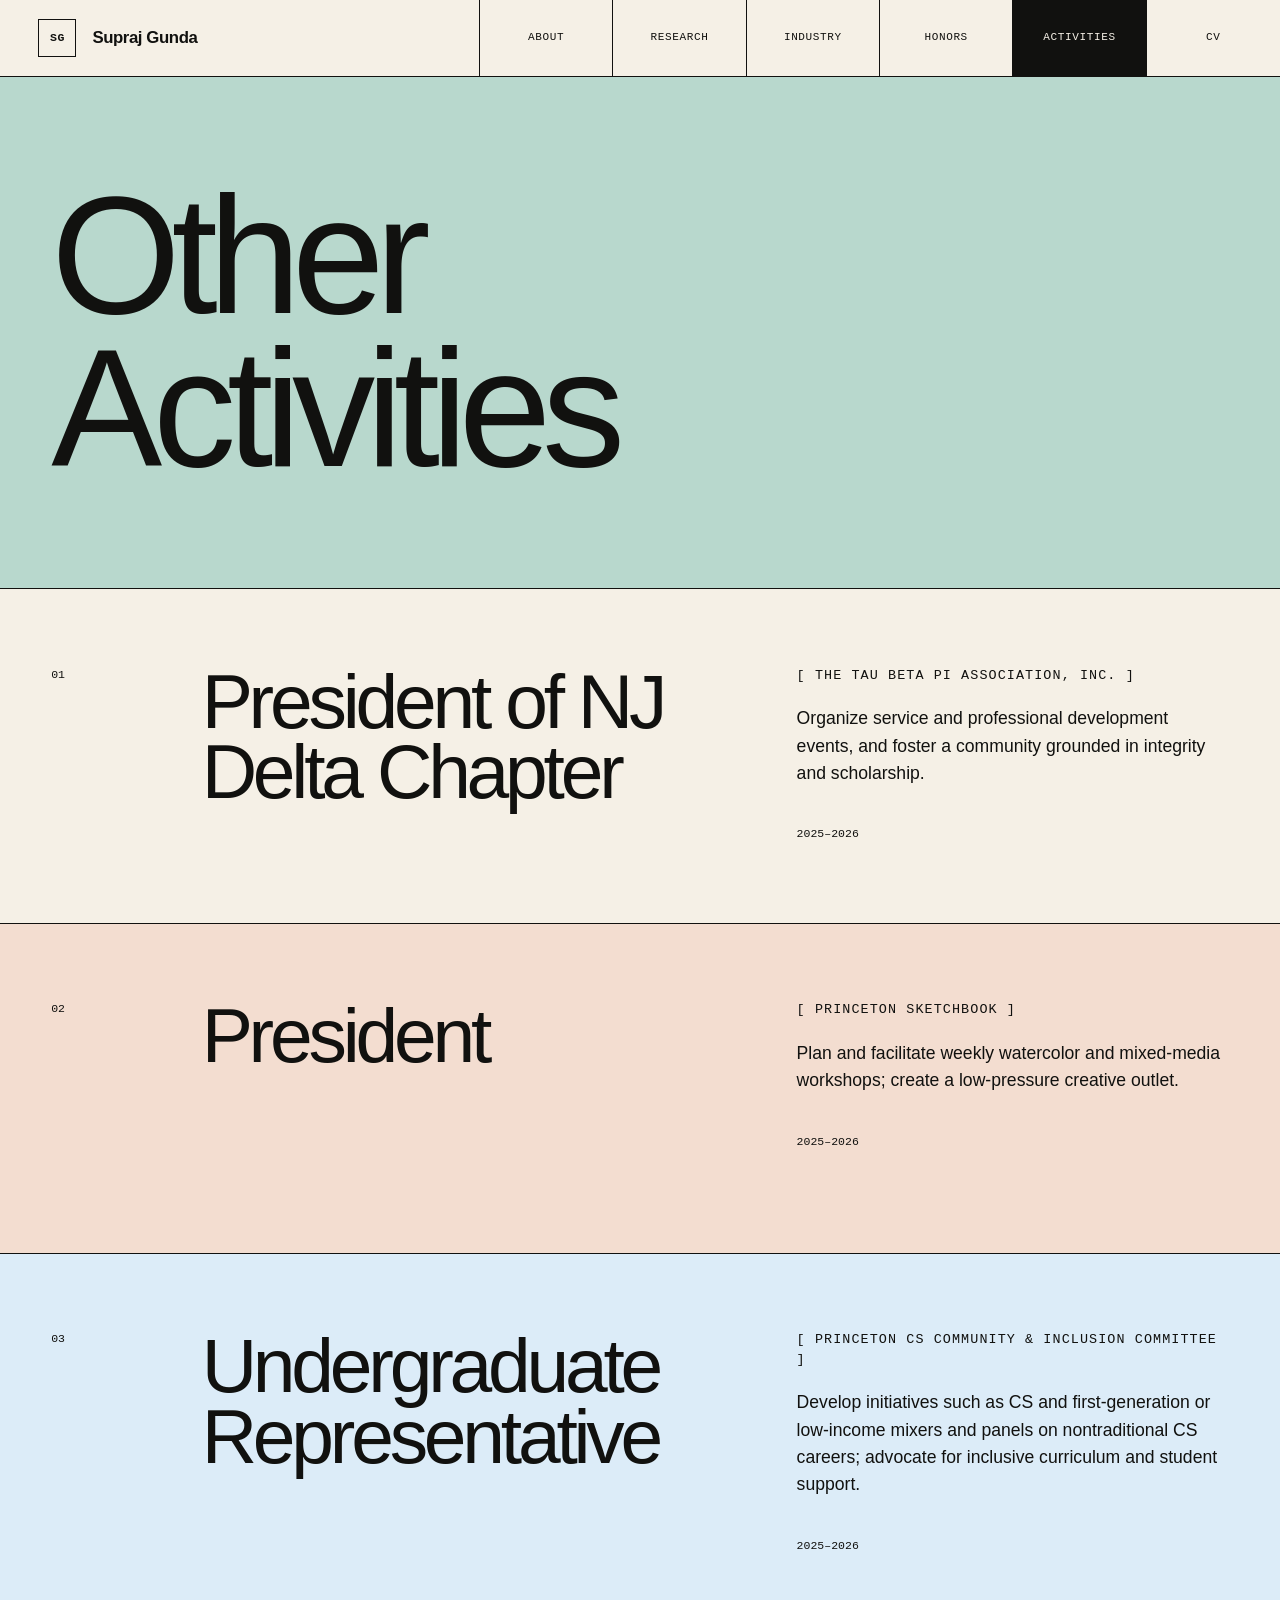
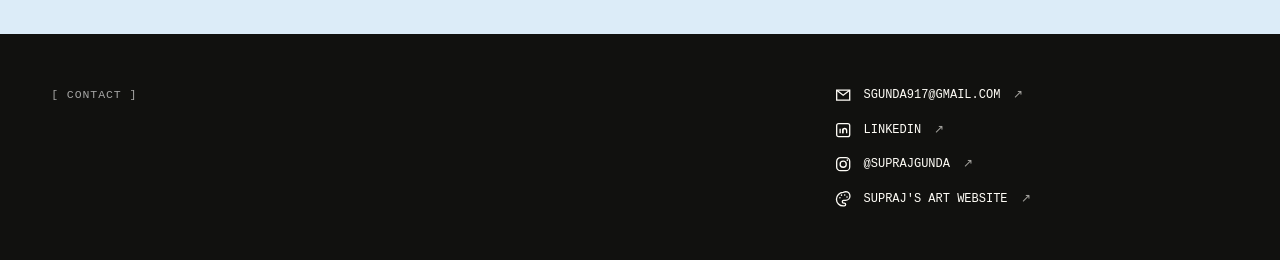
<file: activities.html>
<!DOCTYPE html>

<html lang="en">
<head>
<meta charset="utf-8"/>
<meta content="width=device-width, initial-scale=1" name="viewport"/>
<meta content="Leadership and community activities by Supraj Gunda." name="description"/>
<meta content="#f5f0e6" name="theme-color"/>
<title>
   Other Activities | Supraj Gunda
  </title>
<!--
  FAVICON: every page points to assets/img/favicon.svg.
  Replace that one SVG file to change the browser-tab icon site-wide.
-->
<link href="assets/img/favicon.svg" rel="icon" type="image/svg+xml"/>
<link href="assets/css/styles.css" rel="stylesheet"/>
</head>
<body>
<a class="skip-link" href="#main-content">
   Skip to content
  </a>
<!--
  SHARED TOP NAVIGATION
  Keep this header/navigation block identical across the HTML pages. On each page,
  aria-current="page" belongs only on that page's active navigation link.
  Mobile open/close behavior is handled in assets/js/main.js.
-->
<header class="site-header">
<div class="nav-shell">
<a aria-label="Supraj Gunda home" class="site-name" href="index.html">
<span aria-hidden="true" class="site-initials">
      SG
     </span>
<span>
      Supraj Gunda
     </span>
</a>
<button aria-controls="site-navigation" aria-expanded="false" aria-label="Open navigation" class="nav-toggle" type="button">
<span>
</span>
</button>
<nav aria-label="Primary navigation" class="top-nav">
<ul class="nav-links" id="site-navigation">
<li>
<a href="index.html">
        About
       </a>
</li>
<li>
<a href="research.html">
        Research
       </a>
</li>
<li>
<a href="industry.html">
        Industry
       </a>
</li>
<li>
<a href="honors.html">
        Honors
       </a>
</li>
<li>
<a aria-current="page" href="activities.html">
        Activities
       </a>
</li>
<li>
<a href="cv.html">
        CV
       </a>
</li>
</ul>
</nav>
</div>
</header>
<main id="main-content">
<section class="page-title-band band-mint">
<div class="band-inner page-title-layout page-title-layout-single">
<div>
<h1>
       Other
       <br/>
       Activities
      </h1>
</div>
</div>
</section>
<!--
  ACTIVITIES — HOW TO ADD ONE
  Duplicate one complete .activity-band article and increment .activity-number. Edit the
  role title, organization, description, and date. Keep "micro-label activity-org" on the
  organization so it matches the bracketed issuer style used on the Honors page.
-->
<section class="activity-list">
<!-- Activity 01 -->
<article class="activity-band band-paper reveal">
<div class="activity-number">
      01
     </div>
<div class="activity-title">
<h2>
       President of NJ Delta Chapter
      </h2>
</div>
<div class="activity-copy"><p class="micro-label activity-org">
       The Tau Beta Pi Association, Inc.
      </p>
<p>
       Organize service and professional development events, and foster a community grounded in integrity and scholarship.
      </p>
<span>2025–2026</span>
</div>
</article>
<!-- Activity 02 -->
<article class="activity-band band-softpeach reveal">
<div class="activity-number">
      02
     </div>
<div class="activity-title">
<h2>
       President
      </h2>
</div>
<div class="activity-copy"><p class="micro-label activity-org">
       Princeton Sketchbook
      </p>
<p>
       Plan and facilitate weekly watercolor and mixed-media workshops; create a low-pressure creative outlet.
      </p>
<span>2025–2026</span>
</div>
</article>
<!-- Activity 03 -->
<article class="activity-band band-softblue reveal">
<div class="activity-number">
      03
     </div>
<div class="activity-title">
<h2>
       Undergraduate Representative
      </h2>
</div>
<div class="activity-copy"><p class="micro-label activity-org">
       Princeton CS Community &amp; Inclusion Committee
      </p>
<p>
       Develop initiatives such as CS and first-generation or low-income mixers and panels on nontraditional CS careers; advocate for inclusive curriculum and student support.
      </p>
<span>2025–2026</span>
</div>
</article>
</section>
</main>
<!--
  SHARED CONTACT FOOTER
  Keep this contact block in sync across all pages if an email/social link changes.
  The inline SVGs are only the small icons; the visible link text and href values are safe to edit.
-->
<footer class="site-footer band band-ink">
<div class="band-inner footer-grid footer-grid-compact">
<div>
<p class="micro-label light">
      Contact
     </p>
</div>
<div class="footer-contact"><a href="mailto:sgunda917@gmail.com"><span aria-hidden="true" class="contact-icon"><svg fill="none" stroke="currentColor" stroke-width="1.7" viewbox="0 0 24 24"><path d="M3.5 5.5h17v13h-17z"></path><path d="m4 6 8 6 8-6"></path></svg></span><span>sgunda917@gmail.com</span><span aria-hidden="true" class="contact-arrow">↗</span></a><a href="https://www.linkedin.com/in/supraj-gunda/" rel="noreferrer" target="_blank"><span aria-hidden="true" class="contact-icon"><svg aria-hidden="true" fill="none" stroke="currentColor" stroke-width="1.7" viewbox="0 0 24 24"><rect height="17" rx="2.5" width="17" x="3.5" y="3.5"></rect><path d="M8 10v6"></path><path d="M8 7.4v.1"></path><path d="M11.5 16v-3.5c0-1.6 1-2.7 2.5-2.7 1.6 0 2.5 1.1 2.5 2.9V16"></path><path d="M11.5 10v6"></path></svg></span><span>LinkedIn</span><span aria-hidden="true" class="contact-arrow">↗</span></a><a href="https://www.instagram.com/suprajgunda/" rel="noreferrer" target="_blank"><span aria-hidden="true" class="contact-icon"><svg fill="none" stroke="currentColor" stroke-width="1.7" viewbox="0 0 24 24"><rect height="17" rx="5" width="17" x="3.5" y="3.5"></rect><circle cx="12" cy="12" r="4"></circle><circle cx="17.4" cy="6.7" fill="currentColor" r="1" stroke="none"></circle></svg></span><span>@suprajgunda</span><span aria-hidden="true" class="contact-arrow">↗</span></a><a href="https://supraj-gunda.github.io/studio-supraj/index.html" rel="noreferrer" target="_blank"><span aria-hidden="true" class="contact-icon"><svg fill="none" stroke="currentColor" stroke-width="1.7" viewbox="0 0 24 24"><path d="M12 3.2a8.8 8.8 0 1 0 0 17.6h1.4a1.8 1.8 0 0 0 0-3.6h-.8a1.8 1.8 0 0 1 0-3.6H15a5.8 5.8 0 0 0 0-11.6z"></path><circle cx="7.7" cy="10" fill="currentColor" r="1" stroke="none"></circle><circle cx="9.8" cy="6.7" fill="currentColor" r="1" stroke="none"></circle><circle cx="14" cy="6.4" fill="currentColor" r="1" stroke="none"></circle><circle cx="17" cy="9" fill="currentColor" r="1" stroke="none"></circle></svg></span><span>Supraj's Art Website</span><span aria-hidden="true" class="contact-arrow">↗</span></a></div>
</div>
</footer>
<script src="assets/js/main.js">
</script>
</body>
</html>
</file>
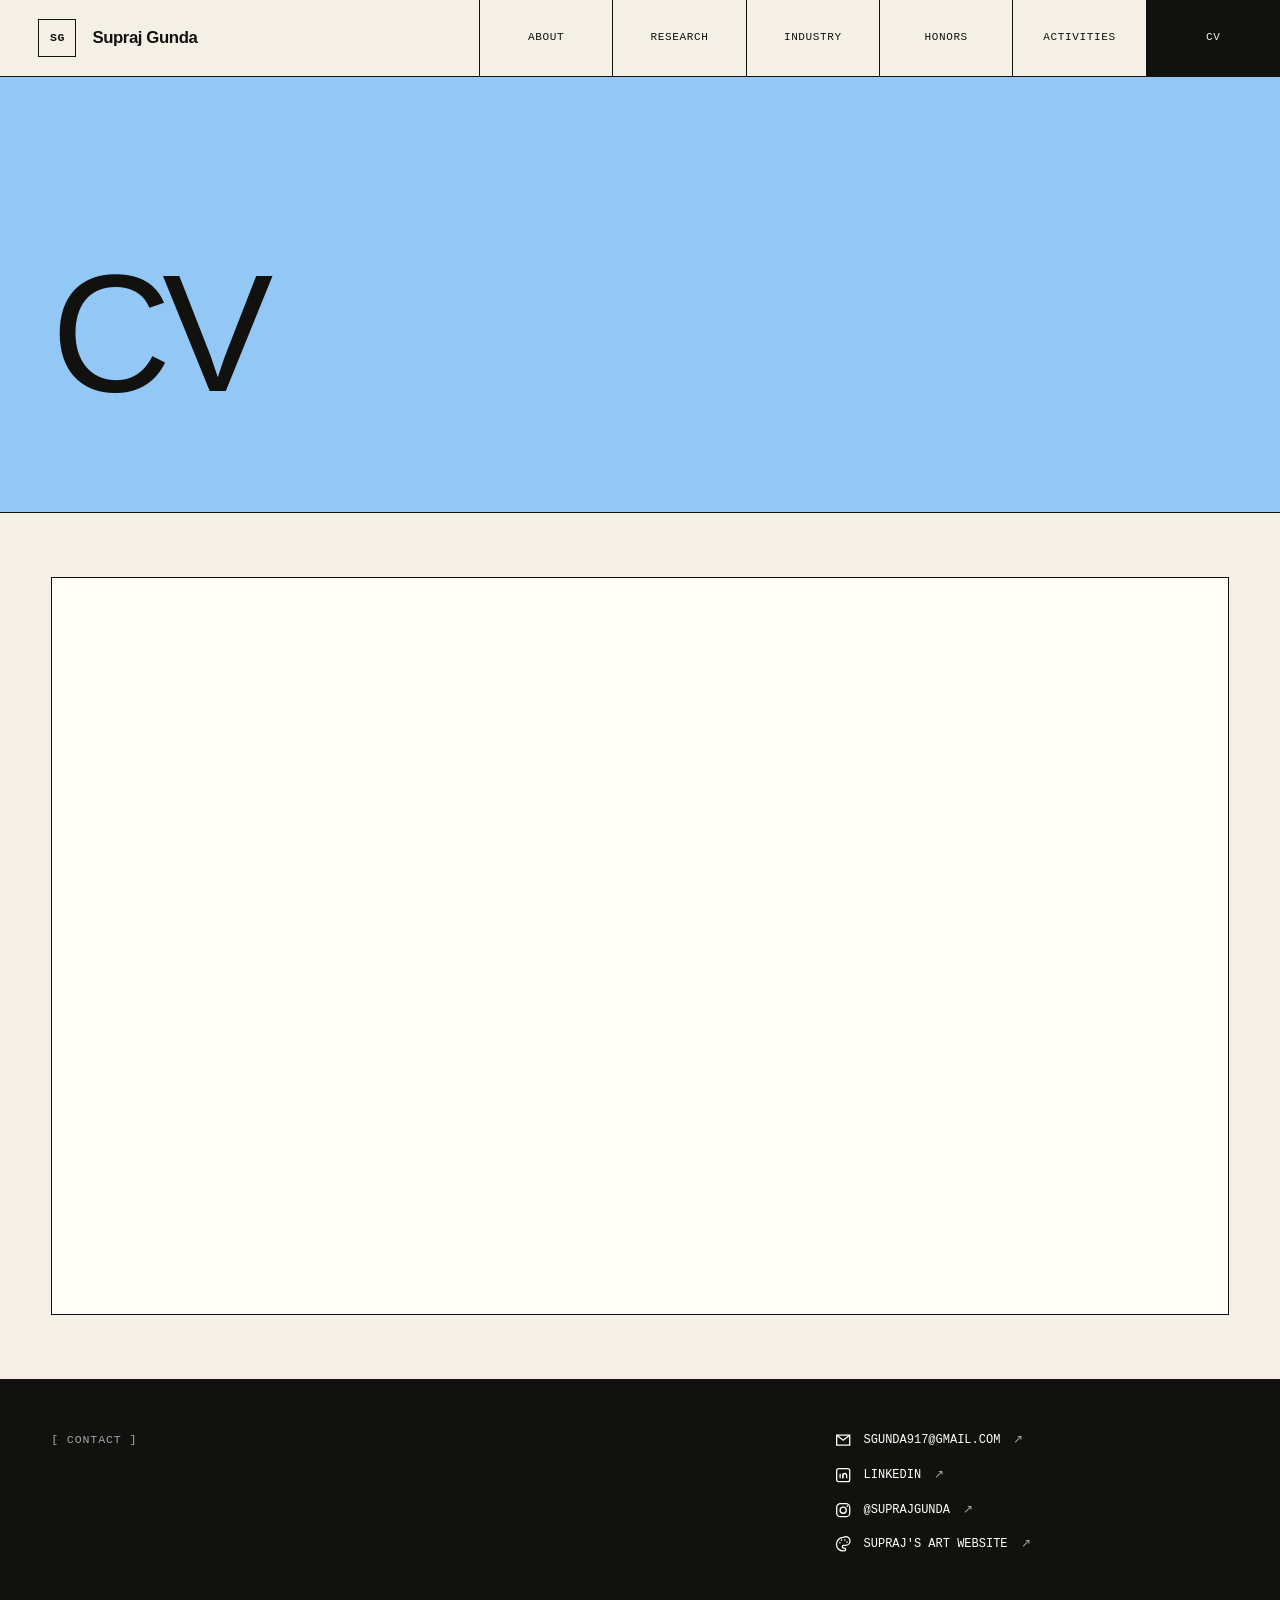
<file: cv.html>
<!DOCTYPE html>

<html lang="en">
<head>
<meta charset="utf-8"/>
<meta content="width=device-width, initial-scale=1" name="viewport"/>
<meta content="Curriculum vitae for Supraj Gunda, displayed as an embedded PDF." name="description"/>
<meta content="#f5f0e6" name="theme-color"/>
<title>CV | Supraj Gunda</title>
<!--
  FAVICON: every page points to assets/img/favicon.svg.
  Replace that one SVG file to change the browser-tab icon site-wide.
-->
<link href="assets/img/favicon.svg" rel="icon" type="image/svg+xml"/>
<link href="assets/css/styles.css" rel="stylesheet"/>
</head>
<body>
<a class="skip-link" href="#main-content">Skip to content</a>
<!--
  SHARED TOP NAVIGATION
  Keep this header/navigation block identical across the HTML pages. On each page,
  aria-current="page" belongs only on that page's active navigation link.
  Mobile open/close behavior is handled in assets/js/main.js.
-->
<header class="site-header">
<div class="nav-shell">
<a aria-label="Supraj Gunda home" class="site-name" href="index.html">
<span aria-hidden="true" class="site-initials">SG</span>
<span>Supraj Gunda</span>
</a>
<button aria-controls="site-navigation" aria-expanded="false" aria-label="Open navigation" class="nav-toggle" type="button"><span></span></button>
<nav aria-label="Primary navigation" class="top-nav">
<ul class="nav-links" id="site-navigation"><li><a href="index.html">About</a></li><li><a href="research.html">Research</a></li><li><a href="industry.html">Industry</a></li><li><a href="honors.html">Honors</a></li><li><a href="activities.html">Activities</a></li><li><a aria-current="page" href="cv.html">CV</a></li></ul>
</nav>
</div>
</header>
<main id="main-content">
<section class="page-title-band band-sky">
<div class="band-inner page-title-layout page-title-layout-single">
<div><h1>CV</h1></div>
</div>
</section>
<!--
  CV PDF
  Replace assets/docs/Supraj_Gunda_CV.pdf with your current CV while keeping the filename,
  or change data-document below if you prefer a different filename. embed-loader.js creates
  the iframe directly; no hand-written CV content is maintained on this page.
-->
<section class="cv-document-band band-paper">
<div class="cv-document-inner">
<div class="media-frame cv-media-frame" data-document="assets/docs/Supraj_Gunda_CV.pdf" data-label="Supraj Gunda CV"></div>
</div>
</section>
</main>
<!--
  SHARED CONTACT FOOTER
  Keep this contact block in sync across all pages if an email/social link changes.
  The inline SVGs are only the small icons; the visible link text and href values are safe to edit.
-->
<footer class="site-footer band band-ink">
<div class="band-inner footer-grid footer-grid-compact">
<div><p class="micro-label light">Contact</p></div>
<div class="footer-contact"><a href="mailto:sgunda917@gmail.com"><span aria-hidden="true" class="contact-icon"><svg fill="none" stroke="currentColor" stroke-width="1.7" viewbox="0 0 24 24"><path d="M3.5 5.5h17v13h-17z"></path><path d="m4 6 8 6 8-6"></path></svg></span><span>sgunda917@gmail.com</span><span aria-hidden="true" class="contact-arrow">↗</span></a><a href="https://www.linkedin.com/in/supraj-gunda/" rel="noreferrer" target="_blank"><span aria-hidden="true" class="contact-icon"><svg aria-hidden="true" fill="none" stroke="currentColor" stroke-width="1.7" viewbox="0 0 24 24"><rect height="17" rx="2.5" width="17" x="3.5" y="3.5"></rect><path d="M8 10v6"></path><path d="M8 7.4v.1"></path><path d="M11.5 16v-3.5c0-1.6 1-2.7 2.5-2.7 1.6 0 2.5 1.1 2.5 2.9V16"></path><path d="M11.5 10v6"></path></svg></span><span>LinkedIn</span><span aria-hidden="true" class="contact-arrow">↗</span></a><a href="https://www.instagram.com/suprajgunda/" rel="noreferrer" target="_blank"><span aria-hidden="true" class="contact-icon"><svg fill="none" stroke="currentColor" stroke-width="1.7" viewbox="0 0 24 24"><rect height="17" rx="5" width="17" x="3.5" y="3.5"></rect><circle cx="12" cy="12" r="4"></circle><circle cx="17.4" cy="6.7" fill="currentColor" r="1" stroke="none"></circle></svg></span><span>@suprajgunda</span><span aria-hidden="true" class="contact-arrow">↗</span></a><a href="https://supraj-gunda.github.io/studio-supraj/index.html" rel="noreferrer" target="_blank"><span aria-hidden="true" class="contact-icon"><svg fill="none" stroke="currentColor" stroke-width="1.7" viewbox="0 0 24 24"><path d="M12 3.2a8.8 8.8 0 1 0 0 17.6h1.4a1.8 1.8 0 0 0 0-3.6h-.8a1.8 1.8 0 0 1 0-3.6H15a5.8 5.8 0 0 0 0-11.6z"></path><circle cx="7.7" cy="10" fill="currentColor" r="1" stroke="none"></circle><circle cx="9.8" cy="6.7" fill="currentColor" r="1" stroke="none"></circle><circle cx="14" cy="6.4" fill="currentColor" r="1" stroke="none"></circle><circle cx="17" cy="9" fill="currentColor" r="1" stroke="none"></circle></svg></span><span>Supraj's Art Website</span><span aria-hidden="true" class="contact-arrow">↗</span></a></div>
</div>
</footer>
<script src="assets/js/main.js"></script>
<!-- Loads the CV PDF specified by data-document above. -->
<script src="assets/js/embed-loader.js"></script>
</body>
</html>
</file>
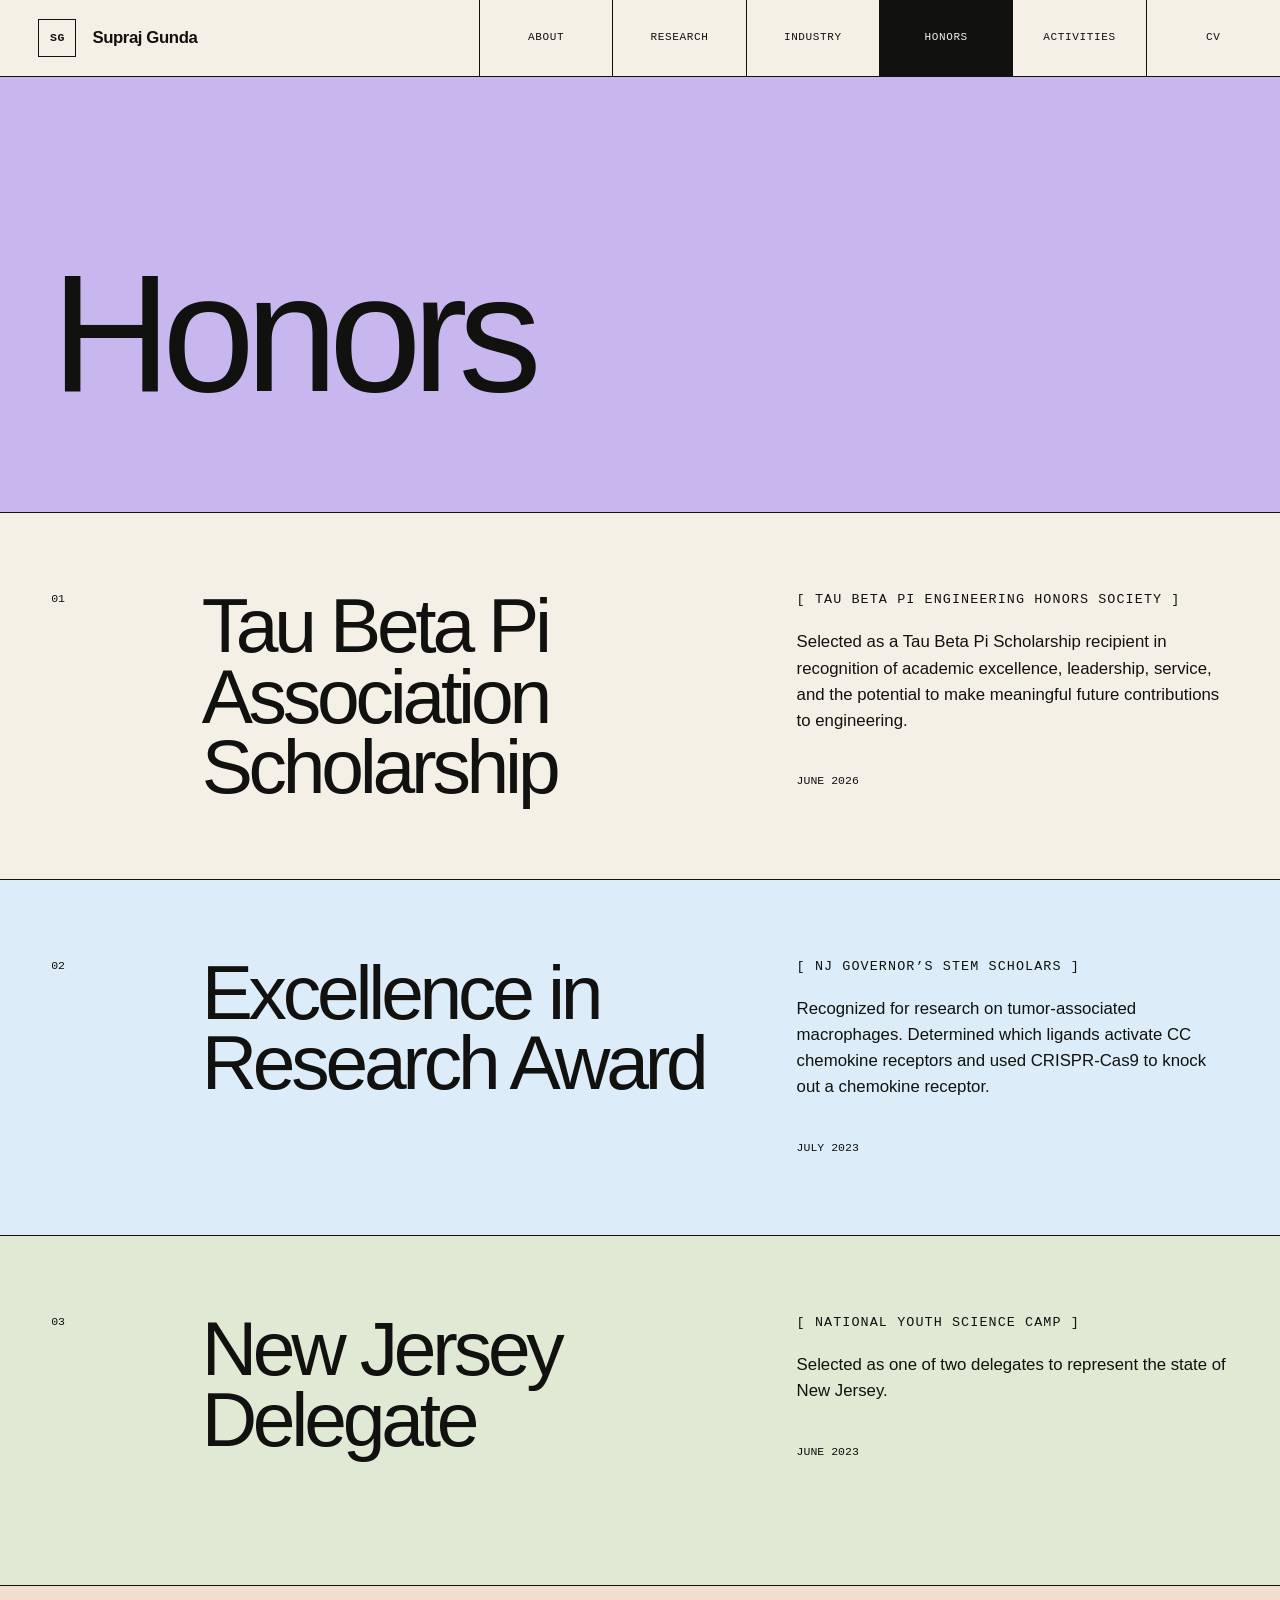
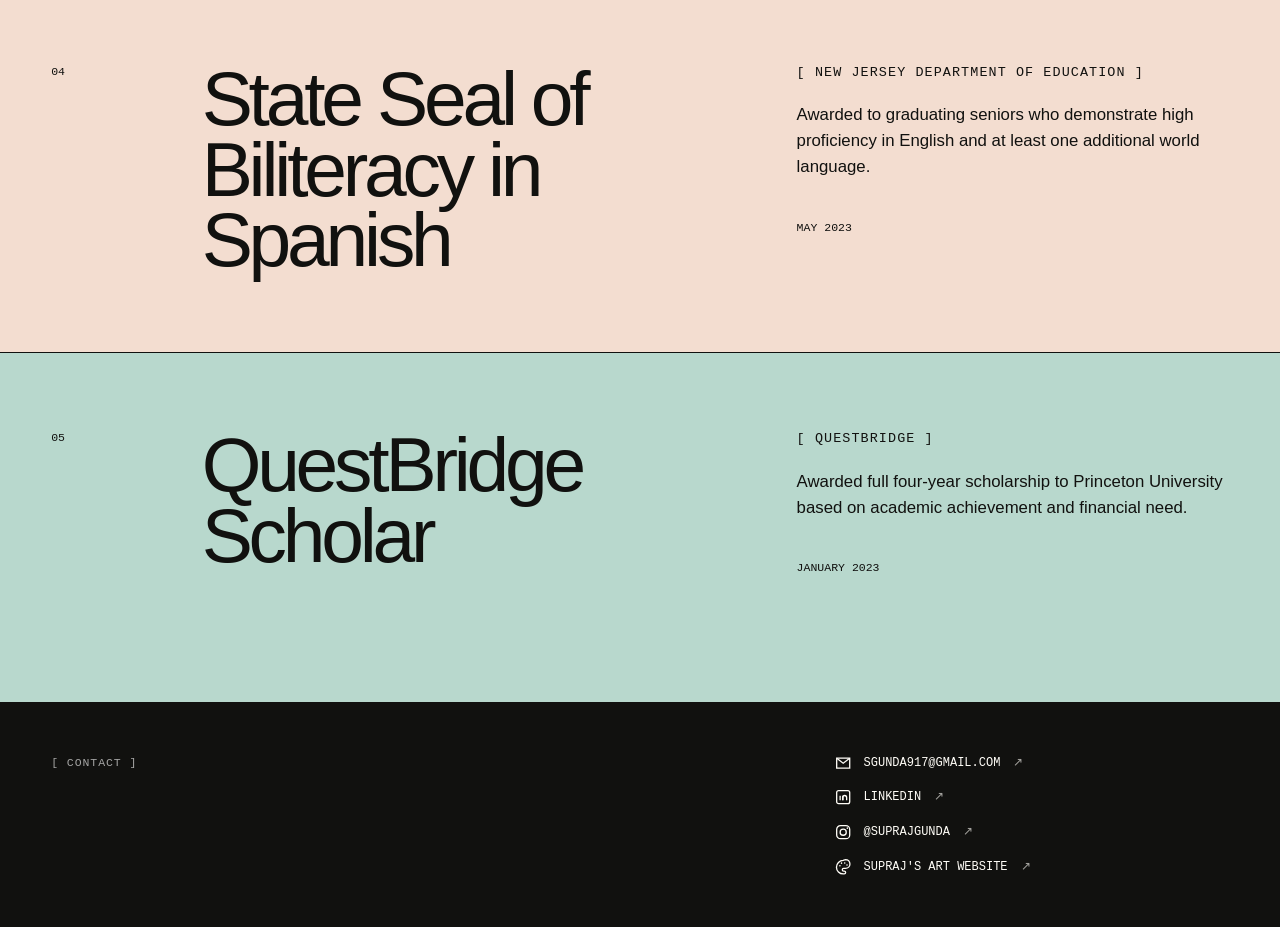
<file: honors.html>
<!DOCTYPE html>

<html lang="en">
<head>
<meta charset="utf-8"/>
<meta content="width=device-width, initial-scale=1" name="viewport"/>
<meta content="Honors and awards received by Supraj Gunda." name="description"/>
<meta content="#f5f0e6" name="theme-color"/>
<title>Honors | Supraj Gunda</title>
<!--
  FAVICON: every page points to assets/img/favicon.svg.
  Replace that one SVG file to change the browser-tab icon site-wide.
-->
<link href="assets/img/favicon.svg" rel="icon" type="image/svg+xml"/>
<link href="assets/css/styles.css" rel="stylesheet"/>
</head>
<body>
<a class="skip-link" href="#main-content">Skip to content</a>
<!--
  SHARED TOP NAVIGATION
  Keep this header/navigation block identical across the HTML pages. On each page,
  aria-current="page" belongs only on that page's active navigation link.
  Mobile open/close behavior is handled in assets/js/main.js.
-->
<header class="site-header">
<div class="nav-shell">
<a aria-label="Supraj Gunda home" class="site-name" href="index.html">
<span aria-hidden="true" class="site-initials">SG</span>
<span>Supraj Gunda</span>
</a>
<button aria-controls="site-navigation" aria-expanded="false" aria-label="Open navigation" class="nav-toggle" type="button"><span></span></button>
<nav aria-label="Primary navigation" class="top-nav">
<ul class="nav-links" id="site-navigation"><li><a href="index.html">About</a></li><li><a href="research.html">Research</a></li><li><a href="industry.html">Industry</a></li><li><a aria-current="page" href="honors.html">Honors</a></li><li><a href="activities.html">Activities</a></li><li><a href="cv.html">CV</a></li></ul>
</nav>
</div>
</header>
<main id="main-content">
<section class="page-title-band band-lavender">
<div class="band-inner page-title-layout page-title-layout-single">
<div><h1>Honors</h1></div>
</div>
</section>
<!--
  HONORS — HOW TO ADD ONE
  Duplicate one complete .honor-band article and increment .honor-number. Edit the <h2>,
  issuer, description, and date. The issuer uses classes "micro-label honor-issuer";
  the square brackets are added automatically by CSS, so do not type [ ] in the HTML.
  Swap the band-* class if you want to continue the alternating banner colors.
-->
<section class="honor-list"><!-- Honor 01 -->
<article class="honor-band band-paper reveal">
<div class="honor-number">01</div>
<div class="honor-title"><h2>Tau Beta Pi Association Scholarship</h2></div>
<div class="honor-copy"><p class="micro-label honor-issuer">Tau Beta Pi Engineering Honors Society</p><p>Selected as a Tau Beta Pi Scholarship recipient in recognition of academic excellence, leadership, service, and the potential to make meaningful future contributions to engineering.</p><span>June 2026</span></div>
</article><!-- Honor 02 -->
<article class="honor-band band-softblue reveal">
<div class="honor-number">02</div>
<div class="honor-title"><h2>Excellence in Research Award</h2></div>
<div class="honor-copy"><p class="micro-label honor-issuer">NJ Governor’s STEM Scholars</p><p>Recognized for research on tumor-associated macrophages. Determined which ligands activate CC chemokine receptors and used CRISPR-Cas9 to knock out a chemokine receptor.</p><span>July 2023</span></div>
</article><!-- Honor 03 -->
<article class="honor-band band-softgreen reveal">
<div class="honor-number">03</div>
<div class="honor-title"><h2>New Jersey Delegate</h2></div>
<div class="honor-copy"><p class="micro-label honor-issuer">National Youth Science Camp</p><p>Selected as one of two delegates to represent the state of New Jersey.</p><span>June 2023</span></div>
</article><!-- Honor 04 -->
<article class="honor-band band-softpeach reveal">
<div class="honor-number">04</div>
<div class="honor-title"><h2>State Seal of Biliteracy in Spanish</h2></div>
<div class="honor-copy"><p class="micro-label honor-issuer">New Jersey Department of Education</p><p>Awarded to graduating seniors who demonstrate high proficiency in English and at least one additional world language.</p><span>May 2023</span></div>
</article><!-- Honor 05: placeholder ready for your next award -->
<article class="honor-band band-mint reveal">
<div class="honor-number">05</div><div class="honor-title"><h2>QuestBridge Scholar</h2></div>
<div class="honor-copy"><p class="micro-label honor-issuer">Questbridge</p><p>Awarded full four-year scholarship to Princeton University based on academic achievement and financial need.</p><span>January 2023</span></div>
</article>
</section>
</main>
<!--
  SHARED CONTACT FOOTER
  Keep this contact block in sync across all pages if an email/social link changes.
  The inline SVGs are only the small icons; the visible link text and href values are safe to edit.
-->
<footer class="site-footer band band-ink">
<div class="band-inner footer-grid footer-grid-compact">
<div><p class="micro-label light">Contact</p></div>
<div class="footer-contact"><a href="mailto:sgunda917@gmail.com"><span aria-hidden="true" class="contact-icon"><svg fill="none" stroke="currentColor" stroke-width="1.7" viewbox="0 0 24 24"><path d="M3.5 5.5h17v13h-17z"></path><path d="m4 6 8 6 8-6"></path></svg></span><span>sgunda917@gmail.com</span><span aria-hidden="true" class="contact-arrow">↗</span></a><a href="https://www.linkedin.com/in/supraj-gunda/" rel="noreferrer" target="_blank"><span aria-hidden="true" class="contact-icon"><svg aria-hidden="true" fill="none" stroke="currentColor" stroke-width="1.7" viewbox="0 0 24 24"><rect height="17" rx="2.5" width="17" x="3.5" y="3.5"></rect><path d="M8 10v6"></path><path d="M8 7.4v.1"></path><path d="M11.5 16v-3.5c0-1.6 1-2.7 2.5-2.7 1.6 0 2.5 1.1 2.5 2.9V16"></path><path d="M11.5 10v6"></path></svg></span><span>LinkedIn</span><span aria-hidden="true" class="contact-arrow">↗</span></a><a href="https://www.instagram.com/suprajgunda/" rel="noreferrer" target="_blank"><span aria-hidden="true" class="contact-icon"><svg fill="none" stroke="currentColor" stroke-width="1.7" viewbox="0 0 24 24"><rect height="17" rx="5" width="17" x="3.5" y="3.5"></rect><circle cx="12" cy="12" r="4"></circle><circle cx="17.4" cy="6.7" fill="currentColor" r="1" stroke="none"></circle></svg></span><span>@suprajgunda</span><span aria-hidden="true" class="contact-arrow">↗</span></a><a href="https://supraj-gunda.github.io/studio-supraj/index.html" rel="noreferrer" target="_blank"><span aria-hidden="true" class="contact-icon"><svg fill="none" stroke="currentColor" stroke-width="1.7" viewbox="0 0 24 24"><path d="M12 3.2a8.8 8.8 0 1 0 0 17.6h1.4a1.8 1.8 0 0 0 0-3.6h-.8a1.8 1.8 0 0 1 0-3.6H15a5.8 5.8 0 0 0 0-11.6z"></path><circle cx="7.7" cy="10" fill="currentColor" r="1" stroke="none"></circle><circle cx="9.8" cy="6.7" fill="currentColor" r="1" stroke="none"></circle><circle cx="14" cy="6.4" fill="currentColor" r="1" stroke="none"></circle><circle cx="17" cy="9" fill="currentColor" r="1" stroke="none"></circle></svg></span><span>Supraj's Art Website</span><span aria-hidden="true" class="contact-arrow">↗</span></a></div>
</div>
</footer>
<script src="assets/js/main.js"></script>
</body>
</html>
</file>
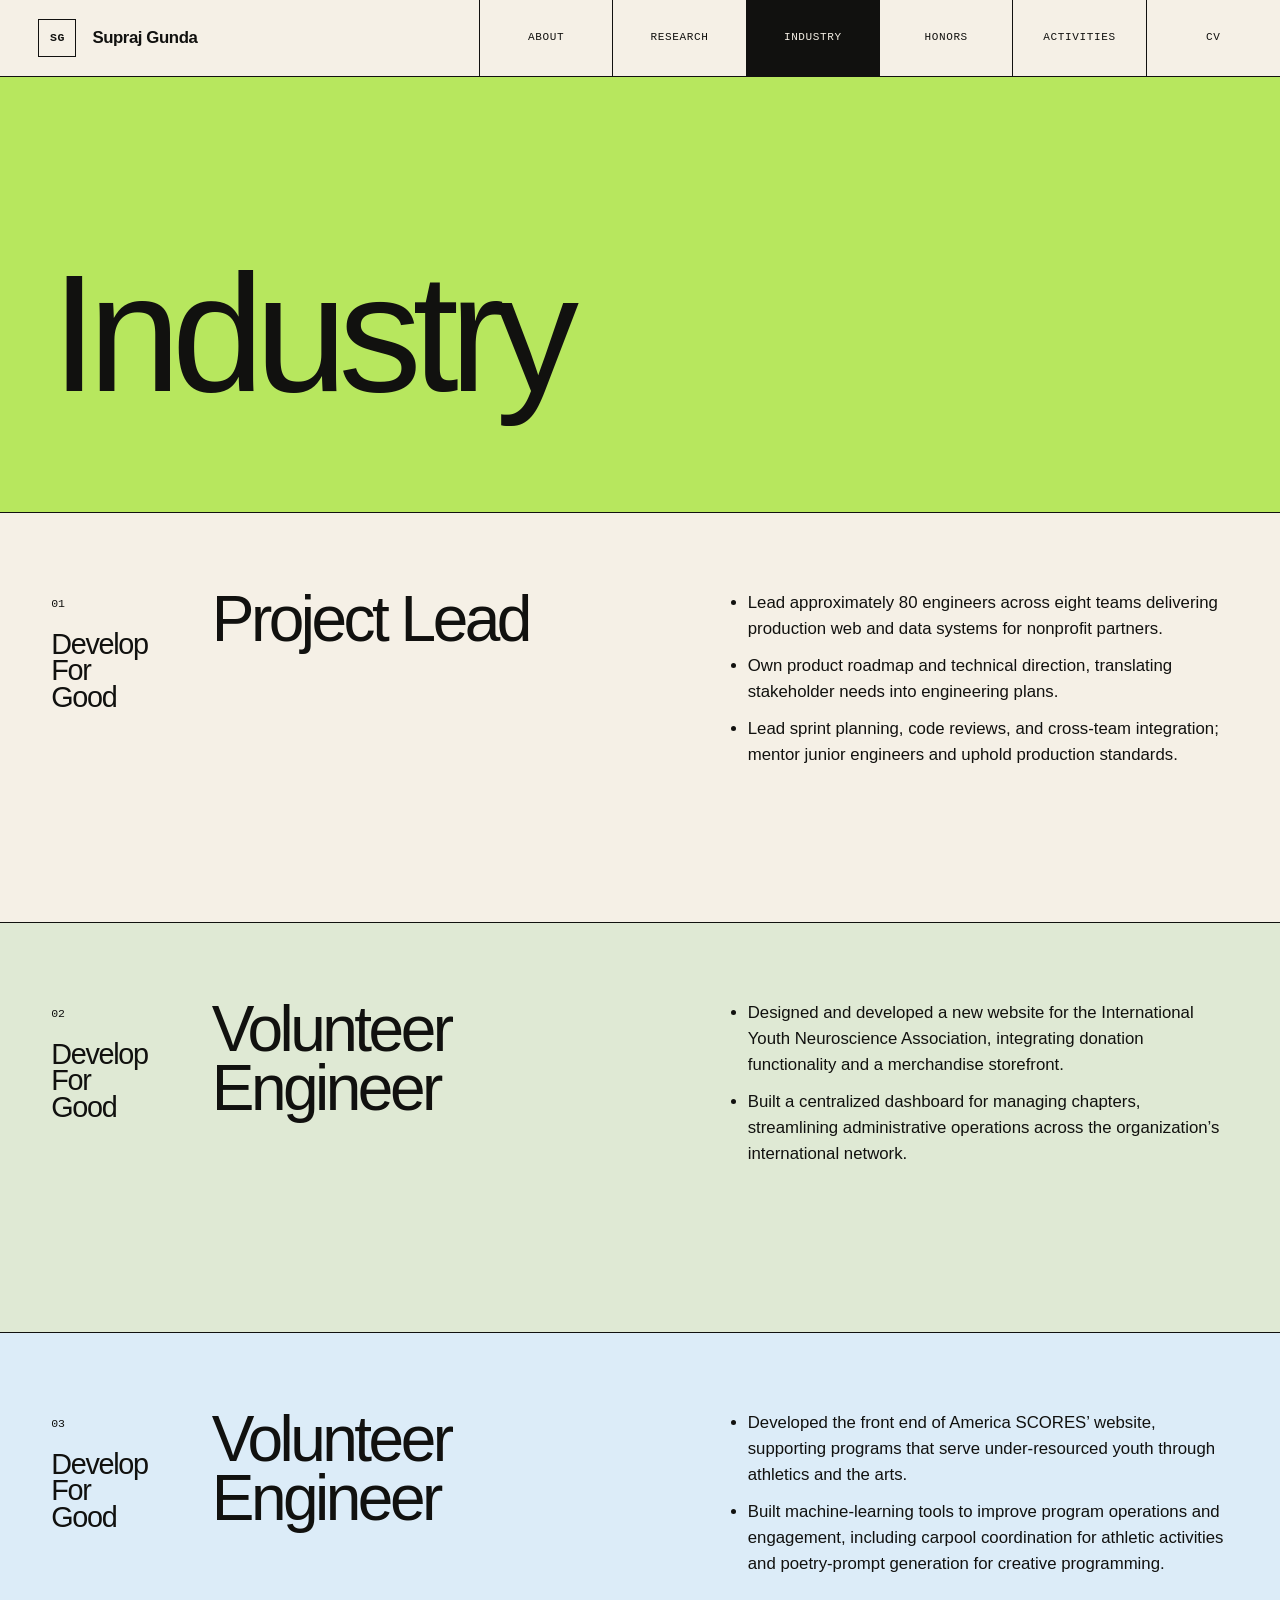
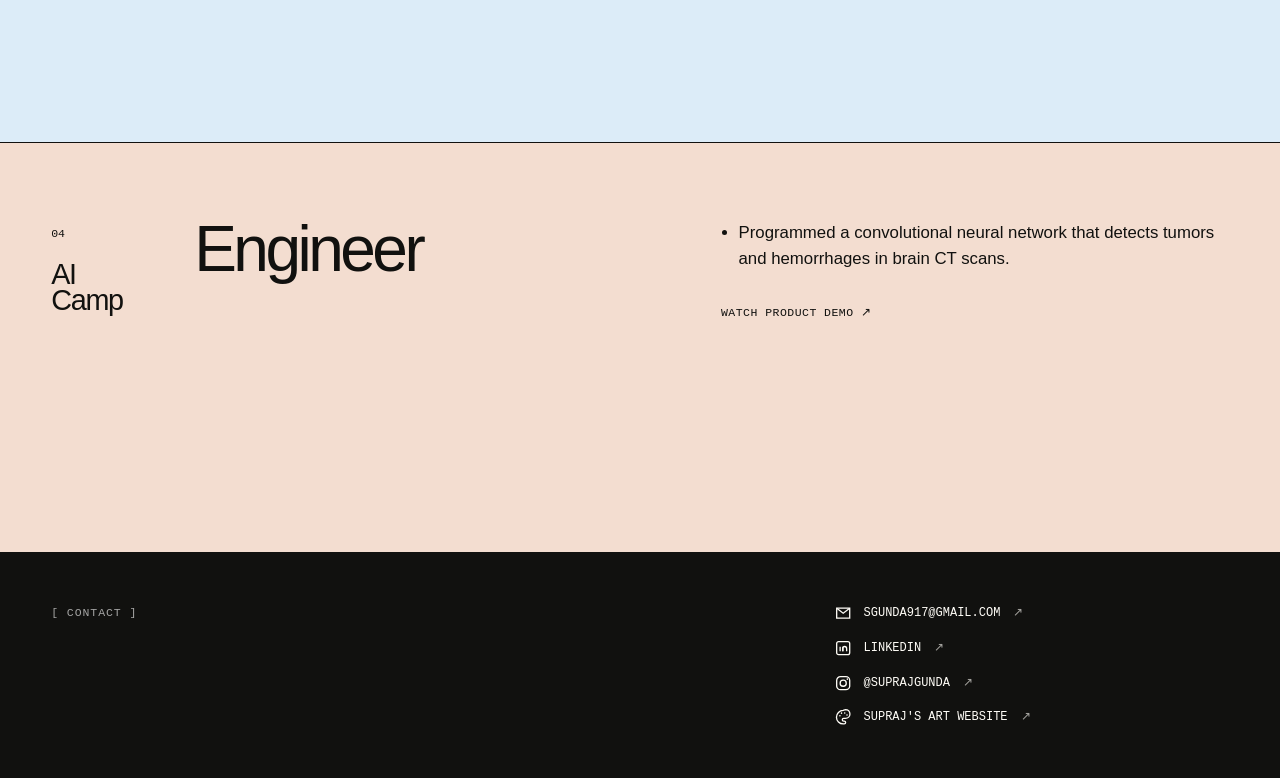
<file: industry.html>
<!DOCTYPE html>

<html lang="en">
<head>
<meta charset="utf-8"/>
<meta content="width=device-width, initial-scale=1" name="viewport"/>
<meta content="Engineering and technical leadership experience by Supraj Gunda." name="description"/>
<meta content="#f5f0e6" name="theme-color"/>
<title>Industry | Supraj Gunda</title>
<!--
  FAVICON: every page points to assets/img/favicon.svg.
  Replace that one SVG file to change the browser-tab icon site-wide.
-->
<link href="assets/img/favicon.svg" rel="icon" type="image/svg+xml"/>
<link href="assets/css/styles.css" rel="stylesheet"/>
</head>
<body>
<a class="skip-link" href="#main-content">Skip to content</a>
<!--
  SHARED TOP NAVIGATION
  Keep this header/navigation block identical across the HTML pages. On each page,
  aria-current="page" belongs only on that page's active navigation link.
  Mobile open/close behavior is handled in assets/js/main.js.
-->
<header class="site-header">
<div class="nav-shell">
<a aria-label="Supraj Gunda home" class="site-name" href="index.html">
<span aria-hidden="true" class="site-initials">SG</span>
<span>Supraj Gunda</span>
</a>
<button aria-controls="site-navigation" aria-expanded="false" aria-label="Open navigation" class="nav-toggle" type="button"><span></span></button>
<nav aria-label="Primary navigation" class="top-nav">
<ul class="nav-links" id="site-navigation"><li><a href="index.html">About</a></li><li><a href="research.html">Research</a></li><li><a aria-current="page" href="industry.html">Industry</a></li><li><a href="honors.html">Honors</a></li><li><a href="activities.html">Activities</a></li><li><a href="cv.html">CV</a></li></ul>
</nav>
</div>
</header>
<main id="main-content">
<section class="page-title-band band-lime">
<div class="band-inner page-title-layout page-title-layout-single">
<div><h1>Industry</h1></div>
</div>
</section>
<!--
  INDUSTRY ENTRIES — HOW TO ADD ONE
  Duplicate one complete .experience-band article. Increment the number, put the company
  in .experience-company (multiple <span>s create stacked lines), put the role in the <h2>,
  and edit the bullets in .experience-copy. External demo/project links can be added after
  the <ul> using <a class="inline-link experience-video-link" ...>.
-->
<section class="experience-list"><!-- Experience 01: Develop For Good — Project Lead -->
<article class="experience-band band-paper reveal">
<div class="experience-meta"><span>01</span><p class="experience-company"><span>Develop For</span><span>Good</span></p></div>
<div class="experience-role"><h2>Project Lead</h2></div>
<div class="experience-copy"><ul><li>Lead approximately 80 engineers across eight teams delivering production web and data systems for nonprofit partners.</li><li>Own product roadmap and technical direction, translating stakeholder needs into engineering plans.</li><li>Lead sprint planning, code reviews, and cross-team integration; mentor junior engineers and uphold production standards.</li></ul></div>
</article><!-- Experience 02: Develop For Good — Volunteer Engineer -->
<article class="experience-band band-softgreen reveal">
<div class="experience-meta"><span>02</span><p class="experience-company"><span>Develop For</span><span>Good</span></p></div>
<div class="experience-role"><h2>Volunteer Engineer</h2></div>
<div class="experience-copy"><ul><li>Designed and developed a new website for the International Youth Neuroscience Association, integrating donation functionality and a merchandise storefront.</li><li>Built a centralized dashboard for managing chapters, streamlining administrative operations across the organization’s international network.</li></ul></div>
</article><!-- Experience 03: Develop For Good — Volunteer Engineer -->
<article class="experience-band band-softblue reveal">
<div class="experience-meta"><span>03</span><p class="experience-company"><span>Develop For</span><span>Good</span></p></div>
<div class="experience-role"><h2>Volunteer Engineer</h2></div>
<div class="experience-copy"><ul><li>Developed the front end of America SCORES’ website, supporting programs that serve under-resourced youth through athletics and the arts.</li><li>Built machine-learning tools to improve program operations and engagement, including carpool coordination for athletic activities and poetry-prompt generation for creative programming.</li></ul></div>
</article><!-- Experience 04: AI Camp — Engineer -->
<article class="experience-band band-softpeach reveal">
<div class="experience-meta"><span>04</span><p class="experience-company"><span>AI</span><span>Camp</span></p></div>
<div class="experience-role"><h2>Engineer</h2></div>
<div class="experience-copy"><ul><li>Programmed a convolutional neural network that detects tumors and hemorrhages in brain CT scans.</li></ul><a class="inline-link experience-video-link" href="https://www.youtube.com/watch?v=L9Z9JfNxQwM" rel="noreferrer" target="_blank">Watch product demo ↗</a></div>
</article></section>
</main>
<!--
  SHARED CONTACT FOOTER
  Keep this contact block in sync across all pages if an email/social link changes.
  The inline SVGs are only the small icons; the visible link text and href values are safe to edit.
-->
<footer class="site-footer band band-ink">
<div class="band-inner footer-grid footer-grid-compact">
<div><p class="micro-label light">Contact</p></div>
<div class="footer-contact"><a href="mailto:sgunda917@gmail.com"><span aria-hidden="true" class="contact-icon"><svg fill="none" stroke="currentColor" stroke-width="1.7" viewbox="0 0 24 24"><path d="M3.5 5.5h17v13h-17z"></path><path d="m4 6 8 6 8-6"></path></svg></span><span>sgunda917@gmail.com</span><span aria-hidden="true" class="contact-arrow">↗</span></a><a href="https://www.linkedin.com/in/supraj-gunda/" rel="noreferrer" target="_blank"><span aria-hidden="true" class="contact-icon"><svg aria-hidden="true" fill="none" stroke="currentColor" stroke-width="1.7" viewbox="0 0 24 24"><rect height="17" rx="2.5" width="17" x="3.5" y="3.5"></rect><path d="M8 10v6"></path><path d="M8 7.4v.1"></path><path d="M11.5 16v-3.5c0-1.6 1-2.7 2.5-2.7 1.6 0 2.5 1.1 2.5 2.9V16"></path><path d="M11.5 10v6"></path></svg></span><span>LinkedIn</span><span aria-hidden="true" class="contact-arrow">↗</span></a><a href="https://www.instagram.com/suprajgunda/" rel="noreferrer" target="_blank"><span aria-hidden="true" class="contact-icon"><svg fill="none" stroke="currentColor" stroke-width="1.7" viewbox="0 0 24 24"><rect height="17" rx="5" width="17" x="3.5" y="3.5"></rect><circle cx="12" cy="12" r="4"></circle><circle cx="17.4" cy="6.7" fill="currentColor" r="1" stroke="none"></circle></svg></span><span>@suprajgunda</span><span aria-hidden="true" class="contact-arrow">↗</span></a><a href="https://supraj-gunda.github.io/studio-supraj/index.html" rel="noreferrer" target="_blank"><span aria-hidden="true" class="contact-icon"><svg fill="none" stroke="currentColor" stroke-width="1.7" viewbox="0 0 24 24"><path d="M12 3.2a8.8 8.8 0 1 0 0 17.6h1.4a1.8 1.8 0 0 0 0-3.6h-.8a1.8 1.8 0 0 1 0-3.6H15a5.8 5.8 0 0 0 0-11.6z"></path><circle cx="7.7" cy="10" fill="currentColor" r="1" stroke="none"></circle><circle cx="9.8" cy="6.7" fill="currentColor" r="1" stroke="none"></circle><circle cx="14" cy="6.4" fill="currentColor" r="1" stroke="none"></circle><circle cx="17" cy="9" fill="currentColor" r="1" stroke="none"></circle></svg></span><span>Supraj's Art Website</span><span aria-hidden="true" class="contact-arrow">↗</span></a></div>
</div>
</footer>
<script src="assets/js/main.js"></script>
</body>
</html>
</file>
<file: assets/css/styles.css>
/*
  SUPRAJ GUNDA PORTFOLIO — SHARED STYLES

  Maintenance map:
  - Edit the color palette and fonts in :root first; most of the site inherits from it.
  - .band-* classes are the reusable horizontal banner colors used across all pages.
  - Navigation/header styles are near the top of this file.
  - Research/Industry/Honors/Activities row layouts are grouped in the middle/bottom.
  - About-page Game of Life, biography, modal, and carousel styles are grouped near the end.
  - Responsive changes are inside @media blocks; the main mobile breakpoint is 780px.

  The HTML comments on each page explain which classes to duplicate when adding content.
*/

:root {
  --ink: #11110f;
  --paper: #f5f0e6;
  --paper-2: #fffdf7;
  --sun: #dfff43;
  --lime: #b7e75e;
  --sky: #93c7f5;
  --peach: #f39a70;
  --lavender: #c8b7ef;
  --mint: #b8d8cd;
  --soft-blue: #dcecf8;
  --soft-green: #dfe9d4;
  --soft-peach: #f3ddd0;
  --line: rgba(17,17,15,.72);
  --muted: rgba(17,17,15,.65);
  --max: 1480px;
  --sans: "Helvetica Neue", Helvetica, Arial, sans-serif;
  --mono: "SFMono-Regular", Consolas, "Liberation Mono", monospace;
}

* { box-sizing: border-box; }
html { scroll-behavior: smooth; }
body { margin: 0; background: var(--paper); color: var(--ink); font-family: var(--sans); font-size: 16px; line-height: 1.55; text-rendering: optimizeLegibility; }
body.menu-open { overflow: hidden; }
a { color: inherit; text-decoration: none; }
a:hover { text-decoration: underline; text-underline-offset: .24em; }
button, a { -webkit-tap-highlight-color: transparent; }
button:focus-visible, a:focus-visible { outline: 3px solid #2f62ff; outline-offset: 3px; }
img, svg, iframe, canvas { max-width: 100%; }
h1,h2,h3,p { margin-top: 0; }
h1,h2,h3 { margin-bottom: 0; line-height: .92; letter-spacing: -.055em; font-weight: 500; }
h1 { font-size: clamp(5rem, 13vw, 13rem); }
h2 { font-size: clamp(2.5rem, 6vw, 6rem); }
h3 { font-size: clamp(1.35rem, 2.4vw, 2.35rem); }
p { margin-bottom: 1rem; }
ul { margin: 0; padding-left: 1.1rem; }
li + li { margin-top: .68rem; }
code { font-family: var(--mono); font-size: .78rem; }

.skip-link { position: fixed; z-index: 1000; left: 1rem; top: 1rem; padding: .7rem 1rem; background: var(--ink); color: white; transform: translateY(-180%); }
.skip-link:focus { transform: none; }

/* SHARED HEADER + TOP NAVIGATION */
.site-header { position: sticky; z-index: 100; top: 0; background: var(--paper); border-bottom: 1px solid var(--ink); }
.nav-shell { min-height: 76px; display: grid; grid-template-columns: minmax(260px, .75fr) 1.25fr; align-items: stretch; }
.site-name { display: flex; align-items: center; gap: 1rem; padding: 0 clamp(1.25rem, 3vw, 3rem); border-right: 1px solid var(--ink); font-size: 1.05rem; font-weight: 600; letter-spacing: -.025em; }
.site-name:hover { text-decoration: none; background: var(--sun); }
.site-initials { width: 38px; height: 38px; display: grid; place-items: center; border: 1px solid var(--ink); font-family: var(--mono); font-size: .72rem; letter-spacing: .05em; }
.top-nav { display: flex; min-width: 0; }
.nav-links { width: 100%; display: grid; grid-template-columns: repeat(6, 1fr); margin: 0; padding: 0; list-style: none; }
.nav-links li { min-width: 0; margin: 0; border-right: 1px solid var(--ink); }
.nav-links li:last-child { border-right: 0; }
.nav-links a { height: 100%; display: grid; place-items: center; padding: .8rem .4rem; font-family: var(--mono); font-size: .69rem; letter-spacing: .055em; text-transform: uppercase; white-space: nowrap; }
.nav-links a:hover, .nav-links a[aria-current="page"] { background: var(--ink); color: var(--paper); text-decoration: none; }
.nav-toggle { display: none; }

/* HORIZONTAL BAND SYSTEM
   Use a band-* color class on a section/article to reuse the site's banner palette. */
.band, .page-title-band, .project-band, .experience-band, .honor-band, .activity-band, .cv-band, .index-band { border-bottom: 1px solid var(--ink); }
.band-inner { width: min(100%, var(--max)); margin-inline: auto; padding: clamp(3.5rem, 7vw, 7rem) clamp(1.25rem, 4vw, 4rem); }
.band-paper { background: var(--paper); }
.band-sun { background: var(--sun); }
.band-lime { background: var(--lime); }
.band-sky { background: var(--sky); }
.band-peach { background: var(--peach); }
.band-lavender { background: var(--lavender); }
.band-softblue { background: var(--soft-blue); }
.band-softgreen { background: var(--soft-green); }
.band-softpeach { background: var(--soft-peach); }
.band-ink { background: var(--ink); color: var(--paper-2); }
.band-ink h1, .band-ink h2, .band-ink h3 { color: var(--paper-2); }

/* Bracketed metadata labels. CSS adds the [ and ] automatically. */
.micro-label { margin: 0 0 1.5rem; font-family: var(--mono); font-size: .72rem; letter-spacing: .08em; text-transform: uppercase; }
.micro-label::before { content: "[ "; }
.micro-label::after { content: " ]"; }
.micro-label.light { color: rgba(255,255,255,.62); }

/* Legacy/optional hero helpers from an earlier iteration. They are not used by the current
   HTML, but can be reused if a large split hero is added later. */
.hero-layout { min-height: calc(100svh - 77px); display: grid; grid-template-columns: 1.1fr .9fr; align-items: end; gap: clamp(3rem, 8vw, 9rem); }
.hero-title h1 { max-width: 920px; }
.hero-summary { align-self: center; max-width: 590px; padding-top: 4rem; }
.hero-role { font-size: clamp(1.55rem, 3vw, 3rem); line-height: 1.05; letter-spacing: -.04em; }
.hero-summary > p:not(.hero-role) { max-width: 510px; font-size: 1.05rem; }
.text-links { display: flex; flex-wrap: wrap; gap: 1.5rem; margin-top: 2.2rem; font-family: var(--mono); font-size: .74rem; letter-spacing: .04em; text-transform: uppercase; }

/* GAME OF LIFE BASE STYLES
   Current About-page composition extends these with .home-life-* rules later in the file. */
.life-layout { display: grid; grid-template-columns: .72fr 1.28fr; align-items: stretch; gap: clamp(2rem, 5vw, 5rem); }
.life-intro { display: flex; flex-direction: column; }
.life-intro h2 { margin-bottom: 2rem; }
.life-intro > p:not(.micro-label) { max-width: 440px; color: rgba(255,255,255,.72); }
.life-meta { display: flex; flex-wrap: wrap; gap: 1.2rem; margin-top: auto; padding-top: 2rem; font-family: var(--mono); font-size: .69rem; letter-spacing: .04em; text-transform: uppercase; }
.life-lab { border: 1px solid rgba(255,255,255,.45); background: #171914; }
.life-canvas-wrap { position: relative; min-height: 460px; aspect-ratio: 1.55; }
#life-canvas { width: 100%; height: 100%; display: block; cursor: crosshair; touch-action: none; }
.life-overlay { position: absolute; right: .85rem; bottom: .7rem; color: rgba(255,255,255,.5); font-family: var(--mono); font-size: .62rem; letter-spacing: .05em; text-transform: uppercase; pointer-events: none; }
.life-controls { display: grid; grid-template-columns: repeat(4, 1fr); border-top: 1px solid rgba(255,255,255,.35); }
.life-controls button { min-height: 50px; border: 0; border-right: 1px solid rgba(255,255,255,.35); background: transparent; color: white; font-family: var(--mono); font-size: .67rem; letter-spacing: .04em; text-transform: uppercase; cursor: pointer; }
.life-controls button:last-child { border-right: 0; }
.life-controls button:hover { background: var(--sun); color: var(--ink); }

/* Optional generic split/focus/index helpers retained for future editorial sections. */
.split-layout { display: grid; grid-template-columns: .86fr 1.14fr; gap: clamp(3rem, 10vw, 11rem); }
.band-heading h2 { max-width: 700px; }
.prose-large { max-width: 780px; font-size: clamp(1.25rem, 2.2vw, 2rem); line-height: 1.35; letter-spacing: -.025em; }
.prose-large p { margin-bottom: 1.5rem; }

.focus-rows { margin-top: 3rem; border-top: 1px solid var(--ink); }
.focus-row { display: grid; grid-template-columns: .16fr .54fr .6fr; gap: 2rem; align-items: start; padding: 2rem 0; border-bottom: 1px solid var(--ink); }
.focus-row span { font-family: var(--mono); font-size: .72rem; }
.focus-row p { margin: .25rem 0 0; max-width: 490px; }

.section-index { display: block; }
.index-band { min-height: clamp(150px, 19vw, 265px); display: grid; grid-template-columns: .17fr 1fr auto; align-items: center; gap: 2rem; padding: 2rem clamp(1.25rem, 4vw, 4rem); }
.index-band:hover { background: var(--ink); color: var(--paper); text-decoration: none; }
.index-number { font-family: var(--mono); font-size: .72rem; }
.index-title { font-size: clamp(3.2rem, 8vw, 8rem); line-height: .9; letter-spacing: -.055em; }
.index-arrow { font-size: clamp(2rem, 4vw, 4rem); }

/* INNER PAGE TITLE BANNERS */
.page-title-layout { min-height: 440px; display: grid; grid-template-columns: 1fr .6fr; align-items: end; gap: clamp(3rem, 9vw, 9rem); padding: clamp(4rem, 8vw, 8rem) clamp(1.25rem, 4vw, 4rem); }
.page-title-layout > p, .cv-actions { max-width: 610px; margin: 0; font-size: clamp(1.15rem, 2vw, 1.7rem); line-height: 1.35; }

/* RESEARCH PROJECT ROWS
   HTML template/instructions are documented directly above .project-list in research.html. */
.project-band { min-height: 560px; display: grid; grid-template-columns: .22fr .93fr .65fr; gap: clamp(2rem, 5vw, 5rem); padding: clamp(3rem, 6vw, 6rem) max(clamp(1.25rem, 4vw, 4rem), calc((100vw - var(--max))/2 + 4rem)); }
.project-meta p, .experience-meta p { margin: .8rem 0 0; font-size: 1rem; font-weight: 600; }
.project-number, .experience-meta > span, .honor-number, .activity-number, .cv-label > span { font-family: var(--mono); font-size: .72rem; }
.project-copy h2 { max-width: 780px; margin-bottom: 2.2rem; }
.project-copy ul { max-width: 760px; font-size: 1.05rem; }
.project-tags { margin: 2rem 0 0; font-family: var(--mono); font-size: .68rem; letter-spacing: .045em; line-height: 1.6; text-transform: uppercase; }
.project-resource { min-width: 0; }
.media-frame { min-height: 370px; height: 100%; border: 1px solid var(--ink); background: rgba(255,255,255,.3); }
.media-frame iframe { width: 100%; height: 100%; min-height: 420px; display: block; border: 0; }
.media-placeholder { min-height: 100%; height: 100%; display: grid; place-items: center; padding: 2rem; }
.media-placeholder-inner { max-width: 290px; }
.media-placeholder h3 { margin: 1.25rem 0 .8rem; font-size: 1.6rem; line-height: 1.1; }
.media-placeholder p { margin: 0; font-size: .86rem; }
.media-icon { width: 58px; height: 58px; display: grid; place-items: center; border: 1px solid var(--ink); }

/* INDUSTRY EXPERIENCE ROWS */
.experience-band { min-height: 410px; display: grid; grid-template-columns: .26fr .64fr .8fr; gap: clamp(2rem, 5vw, 5rem); padding: clamp(3rem, 6vw, 6rem) max(clamp(1.25rem, 4vw, 4rem), calc((100vw - var(--max))/2 + 4rem)); }
.experience-meta small { display: block; margin-top: .45rem; font-family: var(--mono); font-size: .67rem; text-transform: uppercase; }
.experience-role h2 { max-width: 600px; }
.experience-copy ul { max-width: 700px; font-size: 1.05rem; }
.inline-link { display: inline-block; margin-top: 2rem; font-family: var(--mono); font-size: .72rem; letter-spacing: .04em; text-transform: uppercase; }

/* HONORS + ACTIVITIES ROWS */
.honor-band { min-height: 350px; display: grid; grid-template-columns: .14fr .86fr .7fr; gap: clamp(2rem, 5vw, 5rem); align-items: start; padding: clamp(3rem, 6vw, 6rem) max(clamp(1.25rem, 4vw, 4rem), calc((100vw - var(--max))/2 + 4rem)); }
.honor-title h2 { max-width: 760px; }
.honor-copy p { max-width: 600px; font-size: 1.05rem; }
.honor-copy span { display: inline-block; margin-top: 1.4rem; font-family: var(--mono); font-size: .72rem; text-transform: uppercase; }

.activity-band { min-height: 330px; display: grid; grid-template-columns: .14fr .86fr .7fr; gap: clamp(2rem, 5vw, 5rem); padding: clamp(3rem, 6vw, 6rem) max(clamp(1.25rem, 4vw, 4rem), calc((100vw - var(--max))/2 + 4rem)); }
.activity-title > p { margin: 0 0 1rem; font-family: var(--mono); font-size: .72rem; text-transform: uppercase; }
.activity-copy { max-width: 600px; font-size: 1.1rem; }
.statement-band .band-inner { display: grid; grid-template-columns: .35fr 1fr; gap: 3rem; }
.statement-band h2 { max-width: 1000px; }
.statement-band .band-inner > p:last-child { grid-column: 2; max-width: 640px; color: rgba(255,255,255,.68); }

.cv-actions { display: flex; flex-direction: column; align-items: flex-start; gap: 1rem; }
.download-link, .print-link { border: 0; padding: 0; background: transparent; color: inherit; font-family: var(--mono); font-size: .74rem; text-transform: uppercase; cursor: pointer; }
.cv-band { display: grid; grid-template-columns: .4fr 1fr; gap: clamp(3rem, 8vw, 8rem); padding: clamp(3rem, 6vw, 6rem) max(clamp(1.25rem, 4vw, 4rem), calc((100vw - var(--max))/2 + 4rem)); }
.cv-label h2 { margin-top: 1.1rem; font-size: clamp(2.4rem, 5vw, 5rem); }
.cv-content { border-top: 1px solid var(--ink); }
.cv-content article { position: relative; padding: 1.6rem 8rem 1.6rem 0; border-bottom: 1px solid var(--ink); }
.cv-content h3 { font-size: clamp(1.25rem, 2vw, 2rem); letter-spacing: -.03em; line-height: 1.1; }
.cv-content p { max-width: 760px; margin: .7rem 0 0; }
.cv-content time { position: absolute; right: 0; top: 1.8rem; font-family: var(--mono); font-size: .68rem; text-transform: uppercase; }

/* SHARED CONTACT FOOTER */
.site-footer { border-bottom: 0; }
.footer-grid { display: grid; grid-template-columns: 1fr .55fr; gap: 4rem; }
.footer-grid h2 { max-width: 900px; }
.footer-contact { display: flex; flex-direction: column; align-items: flex-start; justify-content: flex-end; gap: 1rem; font-family: var(--mono); font-size: .75rem; text-transform: uppercase; }
.footer-bottom { display: flex; justify-content: space-between; gap: 2rem; padding: 1rem clamp(1.25rem, 4vw, 4rem); border-top: 1px solid rgba(255,255,255,.28); color: rgba(255,255,255,.55); font-family: var(--mono); font-size: .65rem; text-transform: uppercase; }

.reveal { opacity: 0; transform: translateY(18px); transition: opacity .55s ease, transform .55s ease; }
.reveal.is-visible { opacity: 1; transform: none; }

@media (max-width: 1050px) {
  .nav-shell { grid-template-columns: minmax(220px,.6fr) 1.4fr; }
  .nav-links a { font-size: .61rem; }
  .hero-layout, .life-layout, .split-layout, .page-title-layout { grid-template-columns: 1fr; }
  .hero-layout { align-items: start; min-height: auto; }
  .hero-summary { padding-top: 0; }
  .life-intro { min-height: 340px; }
  .project-band { grid-template-columns: .2fr 1fr; }
  .project-resource { grid-column: 2; }
  .experience-band, .honor-band, .activity-band { grid-template-columns: .2fr 1fr; }
  .experience-copy, .honor-copy, .activity-copy { grid-column: 2; }
  .statement-band .band-inner { grid-template-columns: 1fr; }
  .statement-band .band-inner > p:last-child { grid-column: auto; }
}

@media (max-width: 780px) {
  .site-header { position: sticky; }
  .nav-shell { min-height: 66px; grid-template-columns: 1fr 66px; }
  .site-name { border-right: 1px solid var(--ink); padding: 0 1rem; }
  .nav-toggle { position: relative; display: block; border: 0; background: transparent; cursor: pointer; }
  .nav-toggle span, .nav-toggle::before, .nav-toggle::after { width: 20px; height: 1px; display: block; margin: 5px auto; background: var(--ink); content: ""; transition: transform .18s ease, opacity .18s ease; }
  .nav-toggle[aria-expanded="true"] span { opacity: 0; }
  .nav-toggle[aria-expanded="true"]::before { transform: translateY(6px) rotate(45deg); }
  .nav-toggle[aria-expanded="true"]::after { transform: translateY(-6px) rotate(-45deg); }
  .top-nav { position: absolute; top: 66px; right: 0; left: 0; display: block; pointer-events: none; }
  .nav-links { display: none; grid-template-columns: 1fr; background: var(--paper); border-bottom: 1px solid var(--ink); }
  .nav-links.is-open { display: grid; pointer-events: auto; }
  .nav-links li { border-right: 0; border-top: 1px solid var(--ink); }
  .nav-links a { min-height: 56px; justify-items: start; padding: 0 1.25rem; }
  h1 { font-size: clamp(4.1rem, 23vw, 7rem); }
  .band-inner, .page-title-layout { padding-left: 1.25rem; padding-right: 1.25rem; }
  .life-canvas-wrap { min-height: 340px; aspect-ratio: 1; }
  .focus-row { grid-template-columns: .18fr 1fr; }
  .focus-row p { grid-column: 2; }
  .index-band { grid-template-columns: .18fr 1fr auto; min-height: 135px; gap: 1rem; }
  .index-title { font-size: clamp(2.8rem, 15vw, 5rem); }
  .page-title-layout { min-height: 360px; }
  .project-band, .experience-band, .honor-band, .activity-band, .cv-band { grid-template-columns: 1fr; gap: 2rem; padding-left: 1.25rem; padding-right: 1.25rem; }
  .project-band { min-height: 0; }
  .project-resource, .experience-copy, .honor-copy, .activity-copy { grid-column: auto; }
  .media-frame { min-height: 320px; }
  .cv-content article { padding-right: 0; }
  .cv-content time { position: static; display: block; margin-top: .75rem; }
  .footer-grid { grid-template-columns: 1fr; }
  .footer-bottom { flex-direction: column; gap: .35rem; }
}

@media (prefers-reduced-motion: reduce) {
  html { scroll-behavior: auto; }
  .reveal { opacity: 1; transform: none; transition: none; }
}

@media print {
  .site-header, .site-footer, .page-title-band .cv-actions, .skip-link { display: none !important; }
  body { background: white; color: black; }
  .cv-band { break-inside: avoid; background: white !important; border-color: black; padding: 1rem 0; }
  .cv-label h2 { font-size: 2rem; }
  .cv-content article { padding: .8rem 0; }
}

/* ABOUT PAGE: current home-page composition
   These rules override/recompose the generic Game of Life and biography styles above. */
.home-life {
  border-bottom: 1px solid var(--ink);
}
.home-life-lab {
  width: 100%;
  background: #171914;
}
.home-life-canvas-wrap {
  position: relative;
  height: clamp(430px, 34vw, 620px);
}
.home-life-canvas-wrap #life-canvas {
  width: 100%;
  height: 100%;
  display: block;
  cursor: crosshair;
  touch-action: none;
}
.home-life-toolbar {
  display: grid;
  grid-template-columns: 1fr 1fr;
  min-height: 50px;
  border-top: 1px solid rgba(255,255,255,.35);
}
.life-help-bar {
  display: flex;
  align-items: center;
  justify-content: space-between;
  gap: 1rem;
  padding: .45rem .9rem;
  border-right: 1px solid rgba(255,255,255,.35);
}
.home-life-controls {
  width: auto;
  margin: 0;
  border-top: 0;
  border-left: 0;
}
.life-help-bar .life-overlay {
  position: static;
  margin-left: auto;
  color: rgba(255,255,255,.5);
}
.life-help-bar .life-info-button {
  position: static;
  width: 32px;
  height: 32px;
  flex: 0 0 auto;
}
.home-biography .band-inner {
  padding-top: clamp(4.5rem, 7vw, 8rem);
  padding-bottom: clamp(4.5rem, 8vw, 9rem);
}
.home-biography-layout {
  display: grid;
  grid-template-columns: .82fr 1.18fr;
  align-items: start;
  gap: clamp(3rem, 8vw, 9rem);
}
.home-biography-title h1 {
  font-size: clamp(5rem, 10vw, 10.5rem);
  line-height: .86;
}
.home-biography-title .micro-label {
  margin-top: 2.2rem;
  margin-bottom: 0;
}
.home-biography-copy {
  max-width: 820px;
  padding-top: .35rem;
  font-size: clamp(1.12rem, 1.6vw, 1.55rem);
  line-height: 1.42;
  letter-spacing: -.018em;
}
.home-biography-copy p {
  margin-bottom: 1.5rem;
}
.home-biography-lede {
  font-size: clamp(1.75rem, 3vw, 3.15rem);
  line-height: 1.12;
  letter-spacing: -.045em;
}
.footer-grid-compact {
  grid-template-columns: 1fr .55fr;
  align-items: start;
  padding-top: clamp(2.75rem, 4vw, 4.5rem);
  padding-bottom: clamp(2.75rem, 4vw, 4.5rem);
}
.footer-grid-compact .micro-label {
  margin-bottom: 0;
}
.footer-grid-compact .footer-contact {
  justify-content: flex-start;
}

@media (max-width: 1050px) {
  .home-biography-layout {
    grid-template-columns: 1fr;
  }
  .home-biography-copy {
    max-width: 900px;
  }
}

@media (max-width: 780px) {
  .home-life-canvas-wrap {
    height: clamp(360px, 92vw, 500px);
  }
  .home-life-toolbar {
    grid-template-columns: 1fr;
  }
  .life-help-bar {
    border-right: 0;
    border-bottom: 1px solid rgba(255,255,255,.35);
  }
  .home-life-controls {
    width: 100%;
  }
  .home-biography-title h1 {
    font-size: clamp(4.5rem, 25vw, 7.3rem);
  }
  .home-biography-copy {
    font-size: 1.08rem;
  }
  .home-biography-lede {
    font-size: clamp(1.55rem, 7vw, 2.35rem);
  }
  .footer-grid-compact {
    grid-template-columns: 1fr;
    gap: 2rem;
  }
}

/* INNER PAGE TITLE VARIANT
   Used because Research/Industry/Honors/Activities/CV intentionally have title-only banners. */
.page-title-layout-single {
  grid-template-columns: 1fr;
  min-height: clamp(310px, 34vw, 440px);
}

/* CONTACT LINKS + ICONS
   The SVG icons live inline in each HTML footer; sizing/hover behavior is controlled here. */
.footer-contact a {
  display: inline-flex;
  align-items: center;
  gap: .72rem;
}
.footer-contact a:hover {
  text-decoration: none;
  color: var(--sun);
}
.contact-icon {
  width: 1.15rem;
  height: 1.15rem;
  display: inline-grid;
  place-items: center;
  flex: 0 0 auto;
}
.contact-icon svg {
  width: 100%;
  height: 100%;
  display: block;
}
.contact-arrow {
  margin-left: .1rem;
  opacity: .62;
}

/* ACCESSIBILITY: text available to screen readers but visually hidden. */
.sr-only {
  position: absolute !important;
  width: 1px !important;
  height: 1px !important;
  padding: 0 !important;
  margin: -1px !important;
  overflow: hidden !important;
  clip: rect(0, 0, 0, 0) !important;
  white-space: nowrap !important;
  border: 0 !important;
}

/* ABOUT: Game of Life information button + light modal.
   Modal text/video link are edited in index.html; open/close behavior is in main.js. */
.life-info-button {
  position: absolute;
  z-index: 3;
  left: .9rem;
  bottom: .75rem;
  width: 34px;
  height: 34px;
  display: grid;
  place-items: center;
  border: 1px solid rgba(255,255,255,.6);
  border-radius: 50%;
  background: rgba(17,17,15,.78);
  color: var(--paper-2);
  font-family: Georgia, serif;
  font-size: 1rem;
  font-weight: 700;
  font-style: italic;
  line-height: 1;
  cursor: pointer;
}
.life-info-button:hover {
  background: var(--sun);
  color: var(--ink);
  border-color: var(--sun);
}
.life-info-dialog {
  width: min(760px, calc(100% - 2rem));
  max-height: calc(100svh - 2rem);
  margin: auto;
  padding: 0;
  overflow: auto;
  border: 1px solid var(--ink);
  background: var(--paper);
  color: var(--ink);
}
.life-info-dialog::backdrop {
  background: rgba(0,0,0,.72);
}
.life-info-dialog-inner {
  position: relative;
  padding: clamp(1.5rem, 4vw, 3.5rem);
}
.life-info-dialog h2,
.life-info-dialog .life-info-title {
  max-width: 620px;
  margin-bottom: 1.5rem;
  color: var(--ink);
  font-size: clamp(2.5rem, 6vw, 5rem);
}
.life-info-dialog p:not(.micro-label) {
  max-width: 640px;
  font-size: 1rem;
}
.life-info-close {
  position: absolute;
  top: .9rem;
  right: .9rem;
  width: 38px;
  height: 38px;
  display: grid;
  place-items: center;
  border: 1px solid var(--ink);
  border-radius: 50%;
  background: transparent;
  color: var(--ink);
  font-size: 1.5rem;
  line-height: 1;
  cursor: pointer;
}
.life-info-close:hover {
  background: var(--ink);
  color: var(--paper);
}
.life-video-link {
  display: inline-flex;
  align-items: center;
  margin-top: 1rem;
  padding-bottom: .15rem;
  border-bottom: 1px solid currentColor;
  color: var(--ink);
  font-family: var(--mono);
  font-size: .7rem;
  letter-spacing: .04em;
  text-transform: uppercase;
}

/* CV PAGE
   CV is intentionally only a PDF embed. Change its path in cv.html, not by adding CV HTML here. */
.cv-document-band {
  border-bottom: 1px solid var(--ink);
}
.cv-document-inner {
  width: min(100%, var(--max));
  margin-inline: auto;
  padding: clamp(2rem, 5vw, 5rem) clamp(1.25rem, 4vw, 4rem);
}
.cv-media-frame {
  min-height: min(1050px, 82svh);
  height: min(1050px, 82svh);
  background: var(--paper-2);
}
.cv-media-frame iframe {
  min-height: 100%;
  height: 100%;
}

@media (max-width: 780px) {
  .page-title-layout-single {
    min-height: 300px;
  }
  .life-info-button {
    left: .7rem;
    bottom: .65rem;
    width: 32px;
    height: 32px;
  }
  .life-info-dialog-inner {
    padding-top: 3.5rem;
  }
  .cv-media-frame {
    min-height: 70svh;
    height: 70svh;
  }
}

/* ABOUT: Lab photo carousel.
   Add/remove slide markup in index.html; carousel.js handles counting, wrapping, and timing. */
.band-mint {
  background: var(--mint);
}

.lab-gallery-band {
  border-bottom: 1px solid var(--ink);
  overflow: hidden;
}

.lab-gallery-header {
  display: grid;
  grid-template-columns: minmax(0, 1fr);
  align-items: end;
  padding-bottom: clamp(2.5rem, 5vw, 4.5rem);
}

.lab-gallery-header h2 {
  max-width: none;
  white-space: nowrap;
  font-size: clamp(1.35rem, 6vw, 6rem);
}

.lab-gallery-header > p {
  max-width: 610px;
  margin: 0;
  font-size: clamp(1.05rem, 1.8vw, 1.5rem);
  line-height: 1.4;
  letter-spacing: -.018em;
}

.photo-carousel {
  border-top: 1px solid var(--ink);
}

.photo-carousel-viewport {
  width: 100%;
  overflow: hidden;
  scroll-behavior: smooth;
  outline: none;
}

.photo-carousel-track {
  display: flex;
  gap: 1px;
  width: max-content;
  background: var(--ink);
}

.photo-slide {
  flex: 0 0 clamp(320px, 47vw, 760px);
  margin: 0;
  background: var(--paper);
}

.photo-slide img {
  width: 100%;
  height: clamp(300px, 38vw, 610px);
  display: block;
  object-fit: cover;
  background: var(--paper-2);
}

.photo-carousel-controls {
  display: flex;
  justify-content: space-between;
  align-items: center;
  gap: 2rem;
  padding-top: 0;
  padding-bottom: 0;
}

.photo-carousel-status {
  margin: 0;
  font-family: var(--mono);
  font-size: .72rem;
  letter-spacing: .05em;
}

.photo-carousel-buttons {
  display: grid;
  grid-template-columns: repeat(2, minmax(140px, 1fr));
  border-left: 1px solid var(--ink);
}

.photo-carousel-buttons button {
  min-height: 64px;
  padding: 0 1.5rem;
  border: 0;
  border-right: 1px solid var(--ink);
  background: transparent;
  color: var(--ink);
  font-family: var(--mono);
  font-size: .68rem;
  letter-spacing: .04em;
  text-transform: uppercase;
  cursor: pointer;
}

.photo-carousel-buttons button:hover:not(:disabled) {
  background: var(--ink);
  color: var(--paper);
}

.photo-carousel-buttons button:disabled {
  opacity: .35;
  cursor: default;
}

@media (max-width: 900px) {
  .lab-gallery-header {
    grid-template-columns: 1fr;
  }
}

@media (max-width: 780px) {
  .photo-slide {
    flex-basis: calc(100vw - 2.5rem);
  }

  .photo-slide img {
    height: clamp(300px, 90vw, 480px);
  }

  .photo-carousel-controls {
    padding-left: 1.25rem;
  }

  .photo-carousel-buttons {
    grid-template-columns: repeat(2, minmax(105px, 1fr));
  }

  .photo-carousel-buttons button {
    min-height: 58px;
    padding: 0 .8rem;
  }
}


/* INDUSTRY: styling for external demo links such as the AI Camp video. */
.experience-video-link {
  color: var(--ink);
}


/* INNER-PAGE METADATA HIERARCHY
   Larger stacked lab/company labels and bracketed issuer/organization labels. */
.project-meta .project-lab {
  margin: 1rem 0 0;
  font-size: clamp(1.45rem, 2.25vw, 2.35rem);
  font-weight: 500;
  line-height: .92;
  letter-spacing: -.045em;
}

.project-lab span {
  display: block;
}

.experience-band {
  grid-template-columns: .14fr .82fr .9fr;
}

.experience-role h2 {
  max-width: 760px;
  font-size: clamp(2.35rem, 5vw, 5.25rem);
}

.honor-copy .honor-issuer,
.activity-copy .activity-org {
  max-width: 600px;
  margin: 0 0 1.25rem;
  font-size: clamp(.84rem, 1.05vw, 1rem);
  line-height: 1.45;
}

.activity-copy > span {
  display: inline-block;
  margin-top: 1.4rem;
  font-family: var(--mono);
  font-size: .72rem;
  text-transform: uppercase;
}

.experience-meta .experience-company {
  margin: 1rem 0 0;
  font-size: clamp(1.45rem, 2.25vw, 2.35rem);
  font-weight: 500;
  line-height: .92;
  letter-spacing: -.045em;
}

.experience-company span {
  display: block;
}

@media (max-width: 1050px) {
  .experience-band {
    grid-template-columns: .2fr 1fr;
  }
}

@media (max-width: 780px) {
  .experience-band {
    grid-template-columns: 1fr;
  }

  .project-meta .project-lab,
  .experience-meta .experience-company {
    font-size: clamp(1.6rem, 8vw, 2.25rem);
  }
}

/* RESEARCH: external publication link used when a publisher page cannot be iframe-embedded. */
.online-paper-link-wrap {
  display: flex;
  align-items: flex-start;
}
.online-paper-link {
  width: 100%;
  display: flex;
  align-items: center;
  justify-content: space-between;
  gap: 1rem;
  padding: 1.1rem 1.2rem;
  border: 1px solid var(--ink);
  color: var(--ink);
  font-size: .82rem;
  letter-spacing: .04em;
  text-transform: uppercase;
  text-decoration: none;
}
.online-paper-link:hover,
.online-paper-link:focus-visible {
  background: var(--ink);
  color: var(--paper);
  text-decoration: none;
}
</file>
